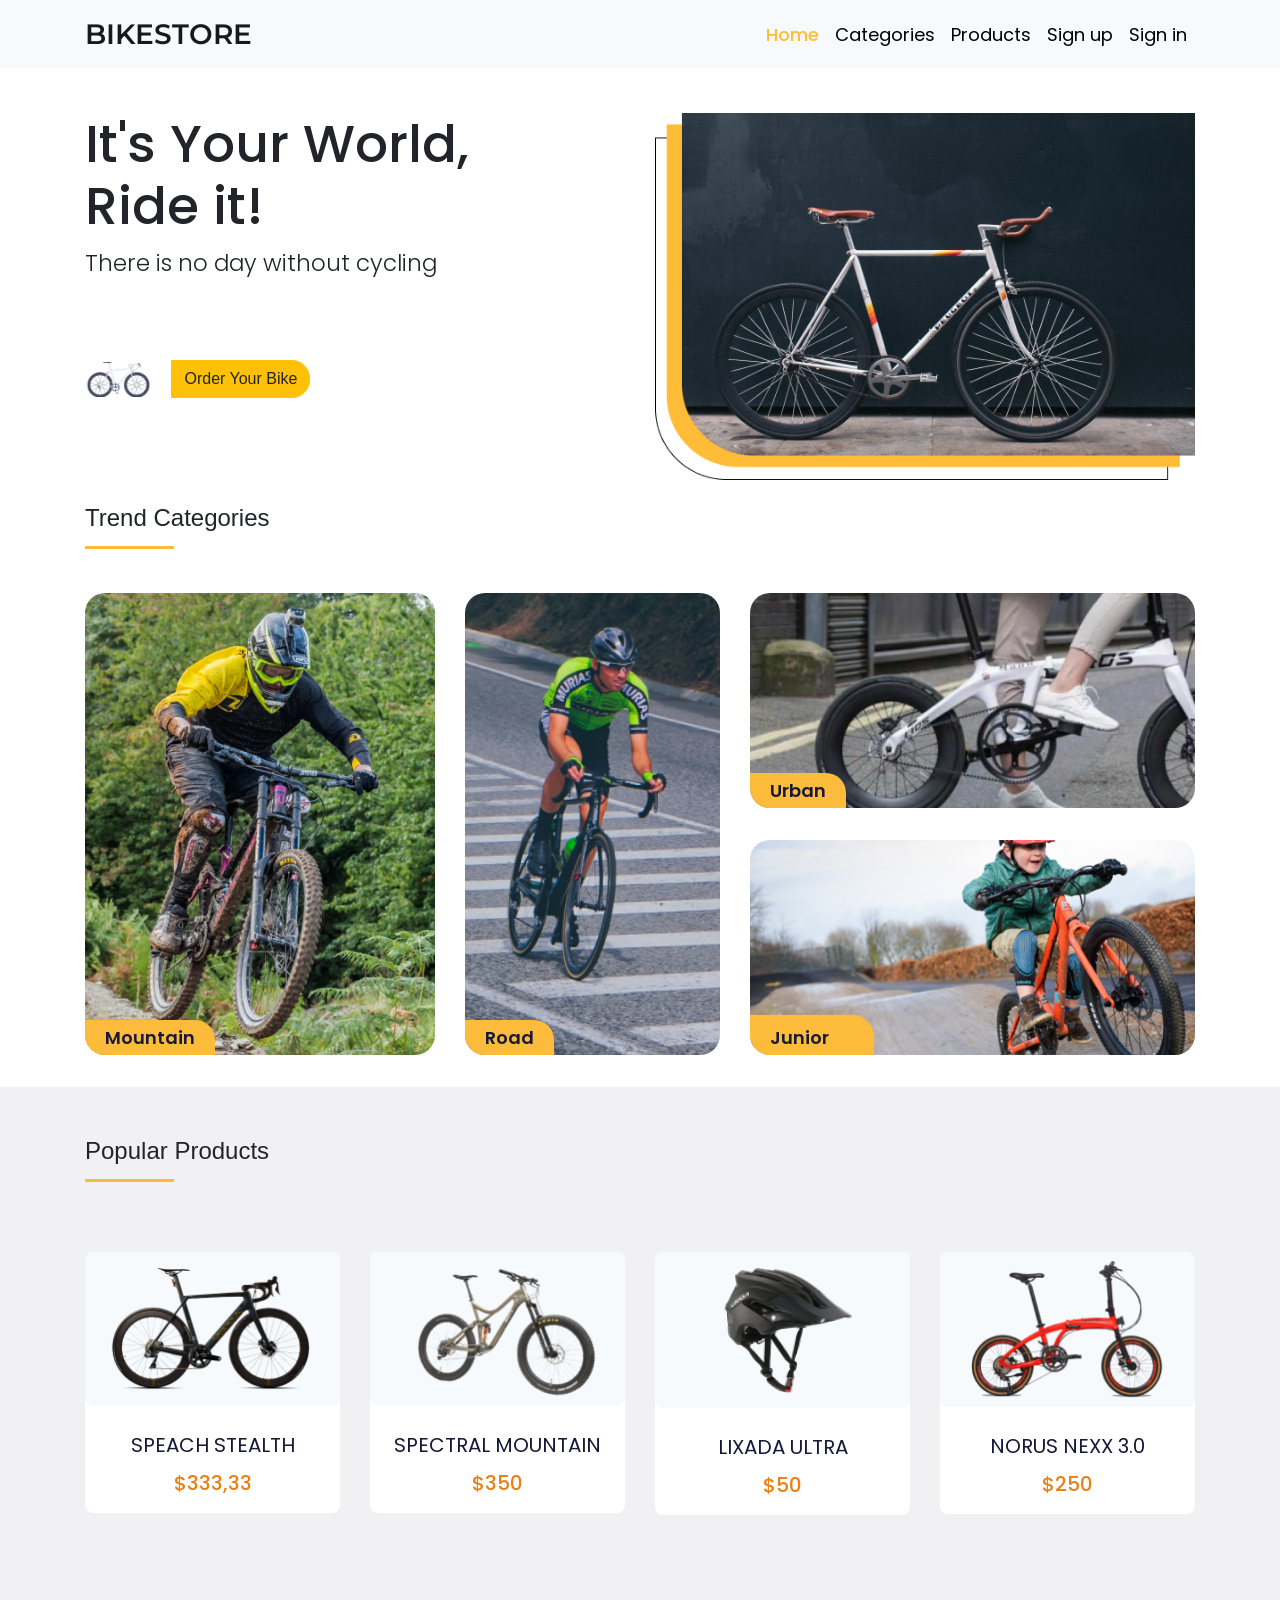
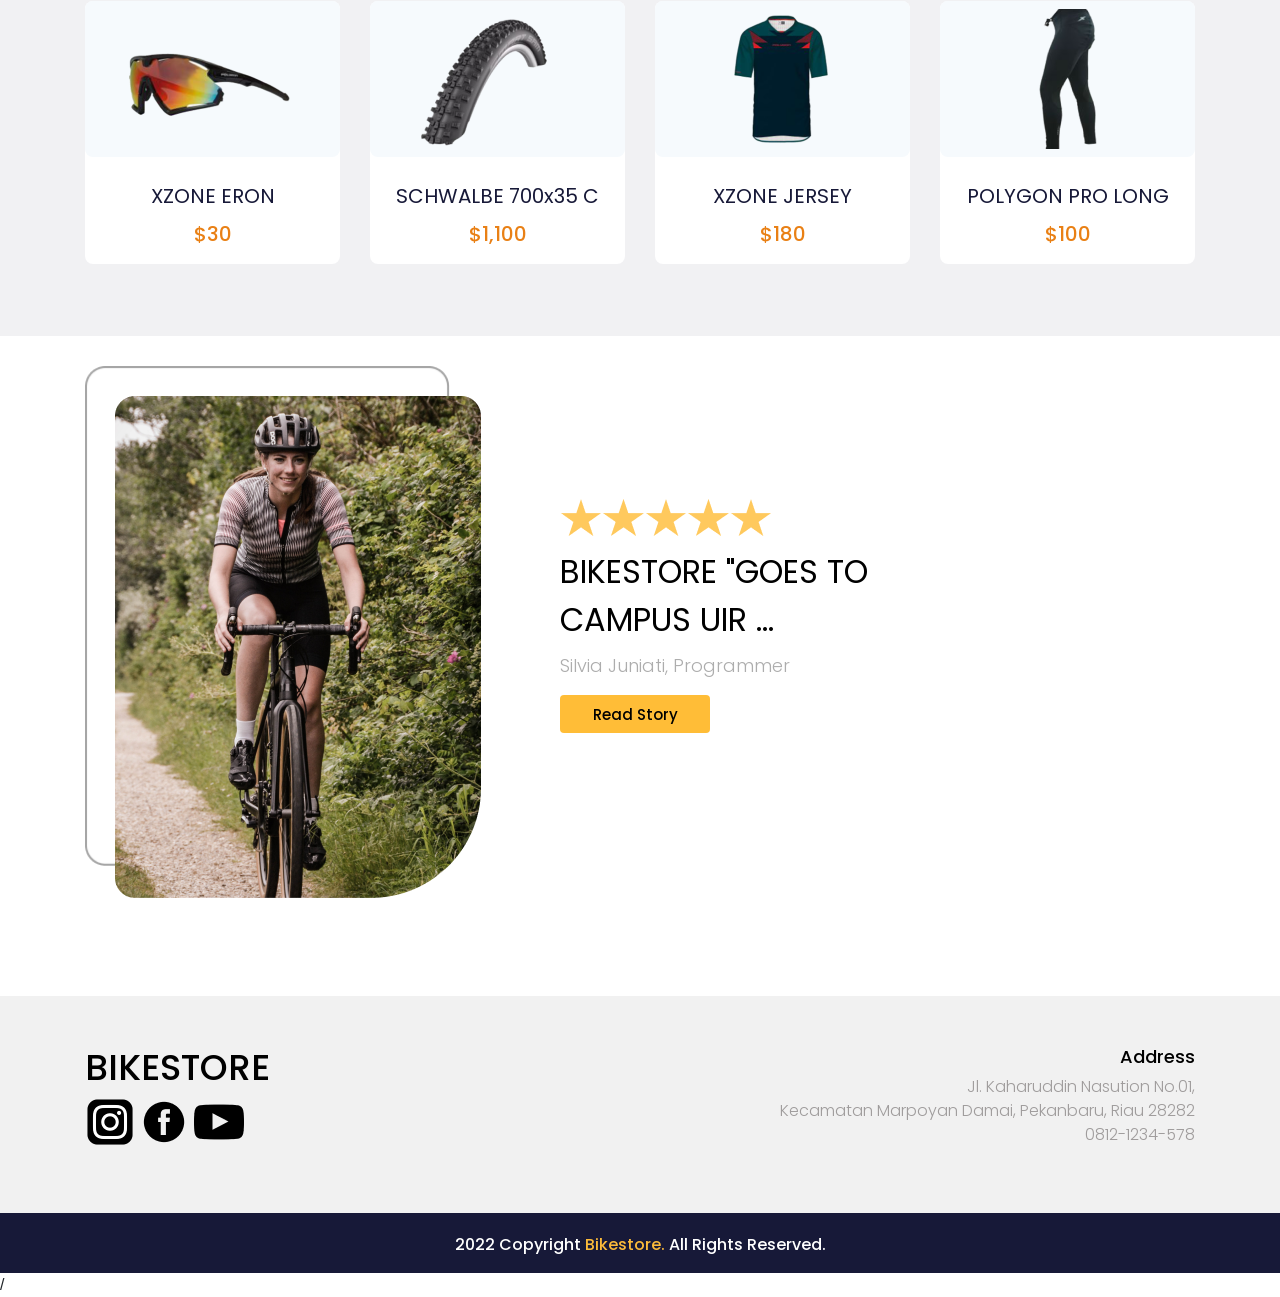
<file: index.html>
<!doctype html>
<html lang="en">
  <head>
    <!-- Required meta tags -->
    <meta charset="utf-8">
    <meta name="viewport" content="width=device-width, initial-scale=1, shrink-to-fit=no">

    <!-- Bootstrap CSS -->
    <link rel="stylesheet" href="frontend/libraries/bootstrap/css/bootstrap.css">
    <!-- My CSS -->
    <link rel="stylesheet" href="frontend/styles/main.css">

    <!-- Google Fonts -->
    <link href="https://fonts.googleapis.com/css2?family=Montserrat:ital,wght@0,100;0,200;0,300;0,400;0,500;0,600;0,700;0,800;1,300;1,500;1,700&family=Poppins:ital,wght@0,100;0,200;0,300;0,400;0,500;0,700;1,600&display=swap" rel="stylesheet">

    <title>Home</title>
  </head>
  <body>
    
    <!-- Header -->
    <header>
      <nav class="navbar navbar-expand-lg bg-light navbar-light">
        <div class="container">
          <a class="navbar-brand" href="#">BIKESTORE</a>
        <button class="navbar-toggler" type="button" data-toggle="collapse" data-target="#navbarNav" aria-controls="navbarNav" aria-expanded="false" aria-label="Toggle navigation">
          <span class="navbar-toggler-icon"></span>
        </button>
        <div class="collapse navbar-collapse" id="navbarNav">
          <ul class="navbar-nav ml-auto">
            <li class="nav-item">
              <a class="nav-link active" href="#">Home</a>
            </li>
            <li class="nav-item">
              <a class="nav-link" href="#">Categories</a>
            </li>
            <li class="nav-item">
              <a class="nav-link" href="detail.html">Products</a>
            </li>
            <li class="nav-item">
              <a class="nav-link" href="#">Sign up</a>
            </li>
            <li class="nav-item">
              <a class="nav-link" href="#">Sign in</a>
            </li>
          </ul>
        </div>
        </div>
      </nav>
    </header>
    <!-- Tutup header -->

    <!-- Hero Section -->
    <section class="hero-section">
      <div class="container">
        <div class="row">
          <div class="col-6">
            <h1>It's Your World, <br> Ride it!</h1>
            <p>There is no day without cycling</p>
            <div class="btn-cta">
              <img src="frontend/img/bicycle-logo.png">
              <a href="detail.html" class="btn btn-warning">Order Your Bike </a>
            </div>
          </div>
          <div class="col-6">
            <img src="frontend/img/banner.png" class="img-fluid">
          </div>
        </div>
      </div>
    </section>
    <!-- Tutup Hero Section -->
    
    <!-- Trend Categories -->
    <section class="categories">
      <div class="container">
        <div class="row">
          <div class="col-12 mt-4">
            <div class="d-flex section-title">
              <h4>Trend</h4>
              <h4>&nbsp;Categories</h4>
            </div>
          </div>
        </div>
        <div class="row mt-4">
          <div class="col-4 component-categories">
            <div class="tag">
              <span>Mountain</span>
            </div>
            <a href="#">
              <div class="categories-thumbnail">
                <div class="categories-img" style="background-image: url(frontend/img/categories-1.png);"></div>
              </div>
            </a>
          </div>
          <div class="col-3 component-categories">
            <div class="tag">
              <span>Road</span>
            </div>
            <a href="#">
              <div class="categories-thumbnail">
                <div class="categories-img" style="background-image: url(frontend/img/categories-2.png);"></div>
              </div>
            </a>
          </div>
          <div class="col-5">
            <div class="row">
              <div class="col-12 component-categories">
                <div class="tag">
                  <span>Urban</span>
                </div>
                <a href="#">
                  <div class="categories-thumbnail-small">
                    <div class="categories-img" style="background-image: url(frontend/img/categories-3.png);"></div>
                  </div>
                </a>
              </div>
              <div class="col-12">
                <div class="tag">
                  <span>Junior</span>
                </div>
                <a href="#">
                  <div class="categories-thumbnail-small">
                    <div class="categories-img" style="background-image: url(frontend/img/categories-4.png);"></div>
                  </div>
                </a>
              </div>
            </div>
          </div>
        </div>
      </div>
    </section>
    <!-- Tutup Trend Categories -->

    <!-- Popular Product -->
    <section class="popular-products">
      <div class="container">
        <div class="row">
          <div class="col-12">
            <div class="d-flex section-title">
              <h4>Popular</h4>
              <h4>&nbsp;Products</h4>
            </div>
          </div>
        </div>
        <div class="row">
          <div class="col-3">
            <a href="#" class="component-products d-block">
              <div class="products-img mb-4">
                <img src="frontend/img/product-1.png" class="img-fluid">
              </div>
              <div class="products-text mb-2">
                SPEACH STEALTH
              </div>
              <div class="products-price">
                $333,33
              </div>
            </a>
          </div>
          <div class="col-3">
            <a href="#" class="component-products d-block">
              <div class="products-img mb-4">
                <img src="frontend/img/product-2.png" class="img-fluid">
              </div>
              <div class="products-text mb-2">
                SPECTRAL MOUNTAIN
              </div>
              <div class="products-price">
                $350
              </div>
            </a>
          </div>
          <div class="col-3">
            <a href="#" class="component-products d-block">
              <div class="products-img mb-4">
                <img src="frontend/img/product-3.png" class="img-fluid" style="padding-left: 2rem;">
              </div>
              <div class="products-text mb-2">
                LIXADA ULTRA
              </div>
              <div class="products-price">
                $50
              </div>
            </a>
          </div>
          <div class="col-3">
            <a href="#" class="component-products d-block">
              <div class="products-img mb-4">
                <img src="frontend/img/product-4.png" class="img-fluid">
              </div>
              <div class="products-text mb-2">
                NORUS NEXX 3.0
              </div>
              <div class="products-price">
                $250
              </div>
            </a>
          </div>
          <div class="col-3">
            <a href="#" class="component-products d-block">
              <div class="products-img mb-4">
                <img src="frontend/img/product-5.png" class="img-fluid ml-3">
              </div>
              <div class="products-text mb-2">
                XZONE ERON
              </div>
              <div class="products-price">
                $30
              </div>
            </a>
          </div>
          <div class="col-3">
            <a href="#" class="component-products d-block">
              <div class="products-img mb-4">
                <img src="frontend/img/product-6.png" class="img-fluid" style="padding-left: 2rem;">
              </div>
              <div class="products-text mb-2">
                SCHWALBE 700x35 C
              </div>
              <div class="products-price">
                $1,100
              </div>
            </a>
          </div>
          <div class="col-3">
            <a href="#" class="component-products d-block">
              <div class="products-img mb-4">
                <img src="frontend/img/product-7.png" class="img-fluid" style="padding-left: 3.3rem;">
              </div>
              <div class="products-text mb-2">
                XZONE JERSEY
              </div>
              <div class="products-price">
                $180
              </div>
            </a>
          </div>
          <div class="col-3">
            <a href="#" class="component-products d-block">
              <div class="products-img mb-4">
                <img src="frontend/img/product-8.png" class="img-fluid" style="padding-left: 4rem;">
              </div>
              <div class="products-text mb-2">
                POLYGON PRO LONG
              </div>
              <div class="products-price">
                $100
              </div>
            </a>
          </div>
        </div>
      </div>
    </section>
    <!-- Tutup Popular Product -->

    <!-- Testimonial -->
    <section class="testimonial">
      <div class="container">
        <div class="row">
          <div class="col-4">
            <div class="testimonial-hero">
              <img src="frontend/img/testimonial-img.png" class="testimonial-img">
              <img src="frontend/img/Testimonial-frame.png" class="testimonial-frame">
            </div>
          </div>
          <div class="col-1"></div>
          <div class="col-7 my-auto">
            <div class="stars">
              <img src="frontend/img/Stars.png">
            </div>
            <h2 class="testimonial-text">BIKESTORE "GOES TO <br> CAMPUS UIR ...</h2>
            <p class="testimonial-name">Silvia Juniati, Programmer</p>
            <a href="#" class="btn btn-testimonial">Read Story</a>
          </div>
        </div>
      </div>
    </section>
    <!-- Tutup Testimonial -->

    <!-- Footer -->
    <section>
      <div class="footer">
        <div class="container">
          <div class="row">
            <div class="col-6">
              <h2>Bikestore</h2>
              <a href="#">
                <img src="frontend/img/ig.png">
              </a>
              <a href="#">
                <img src="frontend/img/fb.png">
              </a>
              <a href="#">
                <img src="frontend/img/yt.png">
              </a>
            </div>
            <div class="col-6 text-right">
              <h5>Address</h5>
              <p>Jl. Kaharuddin Nasution No.01, <br>
                Kecamatan Marpoyan Damai, Pekanbaru, Riau 28282 <br>
                0812-1234-578</p>
            </div>
          </div>
        </div>
      </div>
      <div class="footer-small my-auto">
        <div class="row">
          <div class="col-12">
            <p>2022 Copyright <a href="#">Bikestore.</a> All Rights Reserved.</p>
          </div>
        </div>
      </div>
    </section>
    <!-- Tutup Footer -->


    <!-- Option 1: jQuery and Bootstrap Bundle (includes Popper) -->
    <script src="https://cdn.jsdelivr.net/npm/jquery@3.5.1/dist/jquery.slim.min.js" integrity="sha384-DfXdz2htPH0lsSSs5nCTpuj/zy4C+OGpamoFVy38MVBnE+IbbVYUew+OrCXaRkfj" crossorigin="anonymous"></script>
    <script src="frontend/libraries/bootstrap/js/bootstrap.js"></script>

    
  </body>
</html>/
</file>
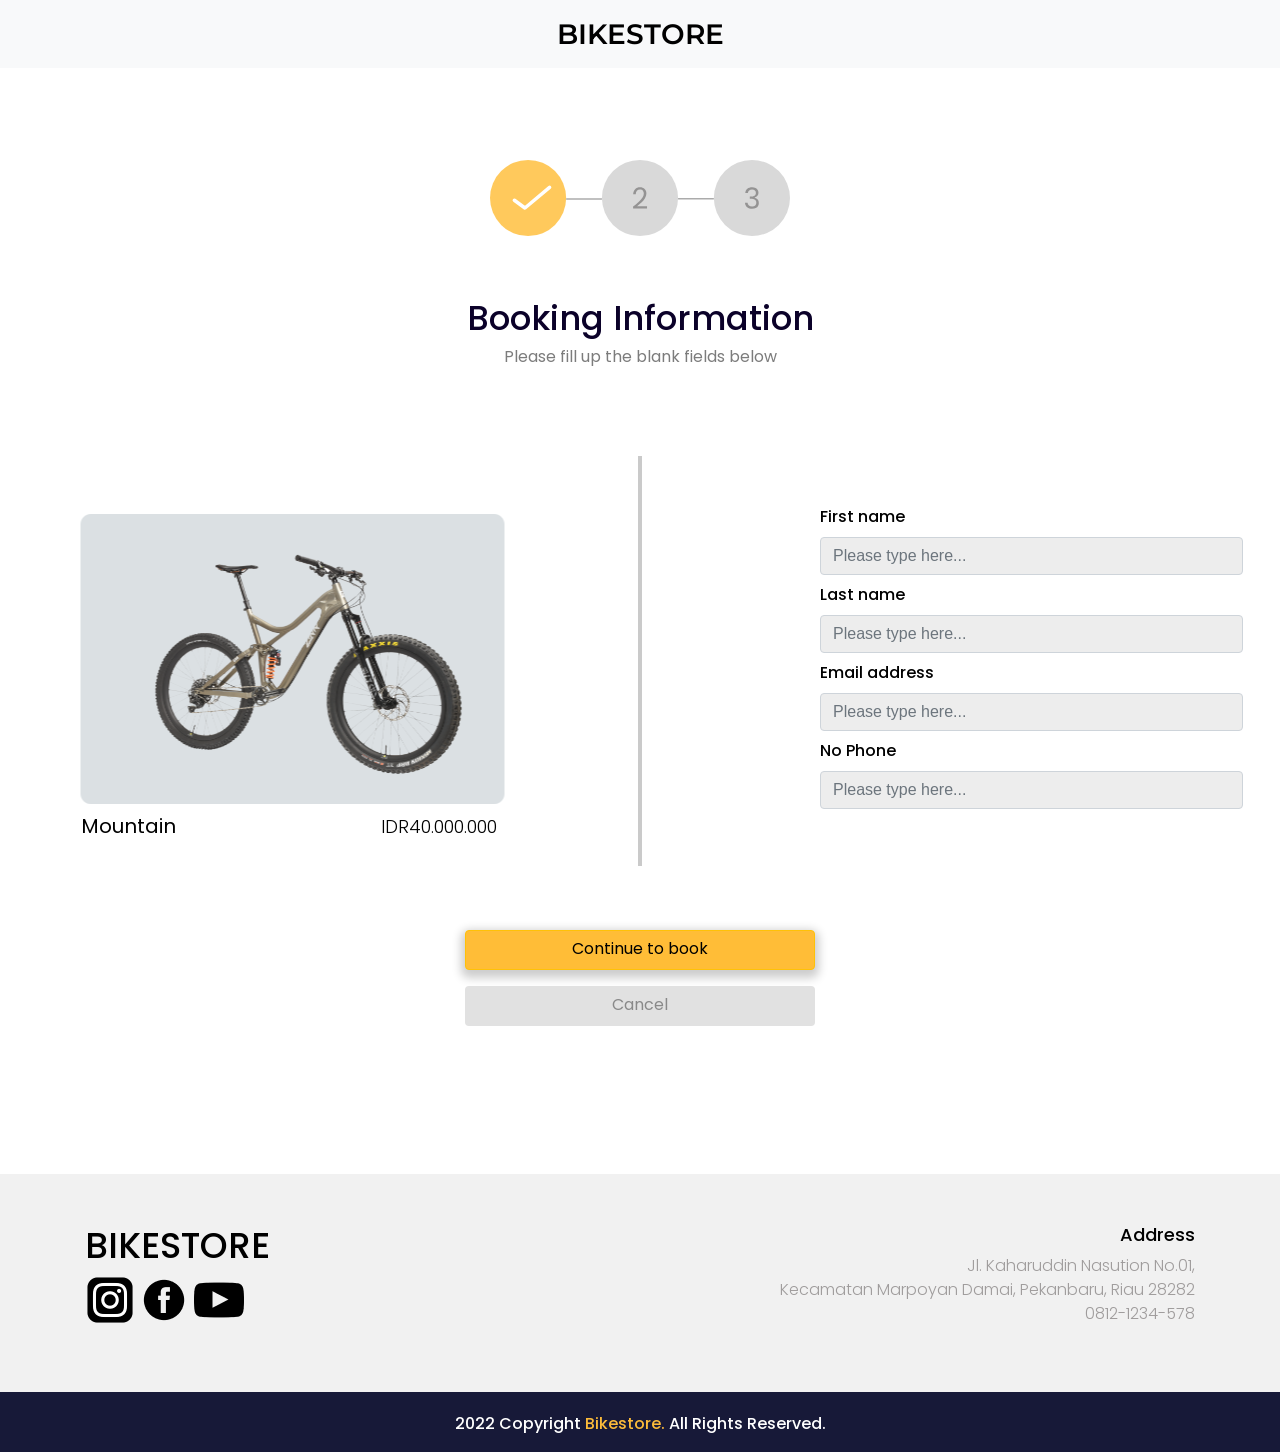
<file: bookingpage.html>
<!doctype html>
<html lang="en">
  <head>
    <!-- Required meta tags -->
    <meta charset="utf-8">
    <meta name="viewport" content="width=device-width, initial-scale=1, shrink-to-fit=no">

    <!-- Bootstrap CSS -->
    <link rel="stylesheet" href="frontend/libraries/bootstrap/css/bootstrap.css">
    <!-- My Css -->
    <link rel="stylesheet" href="frontend/styles/Bookingpage.css">

    <!-- Google Font -->
    <link href="https://fonts.googleapis.com/css2?family=Montserrat:ital,wght@0,100;0,200;0,300;0,400;0,500;0,600;0,700;0,800;1,300;1,500;1,700&family=Poppins:ital,wght@0,100;0,200;0,300;0,400;0,500;0,700;1,600&display=swap" rel="stylesheet">

    <title>Booking Page</title>
  </head>
  <body>
    
    <!-- Header -->
    </div>
    <nav class="navbar bg-light">
        <div class="container">
            <a class="navbar-brand mx-auto" href="index.html">BIKESTORE</a>
        </div>
    </nav>
    <!-- Tutup Header -->
    
    <div class="booking-icon">
        <img class="mx-auto d-block" src="frontend/img/Booking-step-1.svg" style="width: 300px; height: 300px;">
    </div>

    <!-- Booking Information -->
    <div class="head">
        <div class="container">
            <h5 class="Booking-information" style="text-align: center;">Booking Information</h5>
            <h3 style="text-align: center;">Please fill up the blank fields below</h3>
        </div>
    </div>
 
    <div class="book">
        <div class="container">
            <div class="left">
                <div class="product-booking">
                    <img src="frontend/img/Booking-product.svg">
                </div>
                <div class="product-name">
                    <h5>Mountain <span class="product-price"> IDR40.000.000</span></h5>
                </div>
            </div>
        </div>
        <div class="garis_vertical mx-auto d-flex"></div>
        <div class="right form-text">
            <div class="form-group">
                <label for="name">First name</label>
                <input class="form-control" type="text" id="name" placeholder="Please type here...">
                <label class="mt-2" for="lastname">Last name</label>
                <input class="form-control" type="text" id="lastname" placeholder="Please type here...">
                <label class="mt-2" for="email">Email address</label>
                <input class="form-control" type="text" id="email" placeholder="Please type here...">
                <label class="mt-2" for="nophone">No Phone</label>
                <input class="form-control" type="text" id="nophone" placeholder="Please type here...">
            </div>
        </div>
    </div>

    <br><br><br><br><br><br><br><br><br><br><br><br><br>

    <center>
        <a href="bookingpage2.html" class="btn btn-warning" type="button">Continue to book</a>
        <br>
        <a href="detail.html" class="btn btn-cancel mt-3" type="button">Cancel</a>
    </center>
    <!-- Tutup Booking Information -->


    <br>
    <br>

    <!-- Footer -->
    <section>
        <div class="footer">
          <div class="container">
            <div class="row">
              <div class="col-6">
                <h2>Bikestore</h2>
                <a href="#">
                  <img src="frontend/img/ig.png">
                </a>
                <a href="#">
                  <img src="frontend/img/fb.png">
                </a>
                <a href="#">
                  <img src="frontend/img/yt.png">
                </a>
              </div>
              <div class="col-6 text-right">
                <h5>Address</h5>
                <p>Jl. Kaharuddin Nasution No.01, <br>
                  Kecamatan Marpoyan Damai, Pekanbaru, Riau 28282 <br>
                  0812-1234-578</p>
              </div>
            </div>
          </div>
        </div>
        <div class="footer-small my-auto">
          <div class="row">
            <div class="col-12">
              <p>2022 Copyright <a href="#">Bikestore.</a> All Rights Reserved.</p>
            </div>
          </div>
        </div>
      </section>
      <!-- Tutup Footer -->


    



    <!-- Option 1: jQuery and Bootstrap Bundle (includes Popper) -->
    <script src="https://cdn.jsdelivr.net/npm/jquery@3.5.1/dist/jquery.slim.min.js" integrity="sha384-DfXdz2htPH0lsSSs5nCTpuj/zy4C+OGpamoFVy38MVBnE+IbbVYUew+OrCXaRkfj" crossorigin="anonymous"></script>
    <script src="frontend/libraries/bootstrap/js/bootstrap.js"></script>


  </body>
</html>
</file>
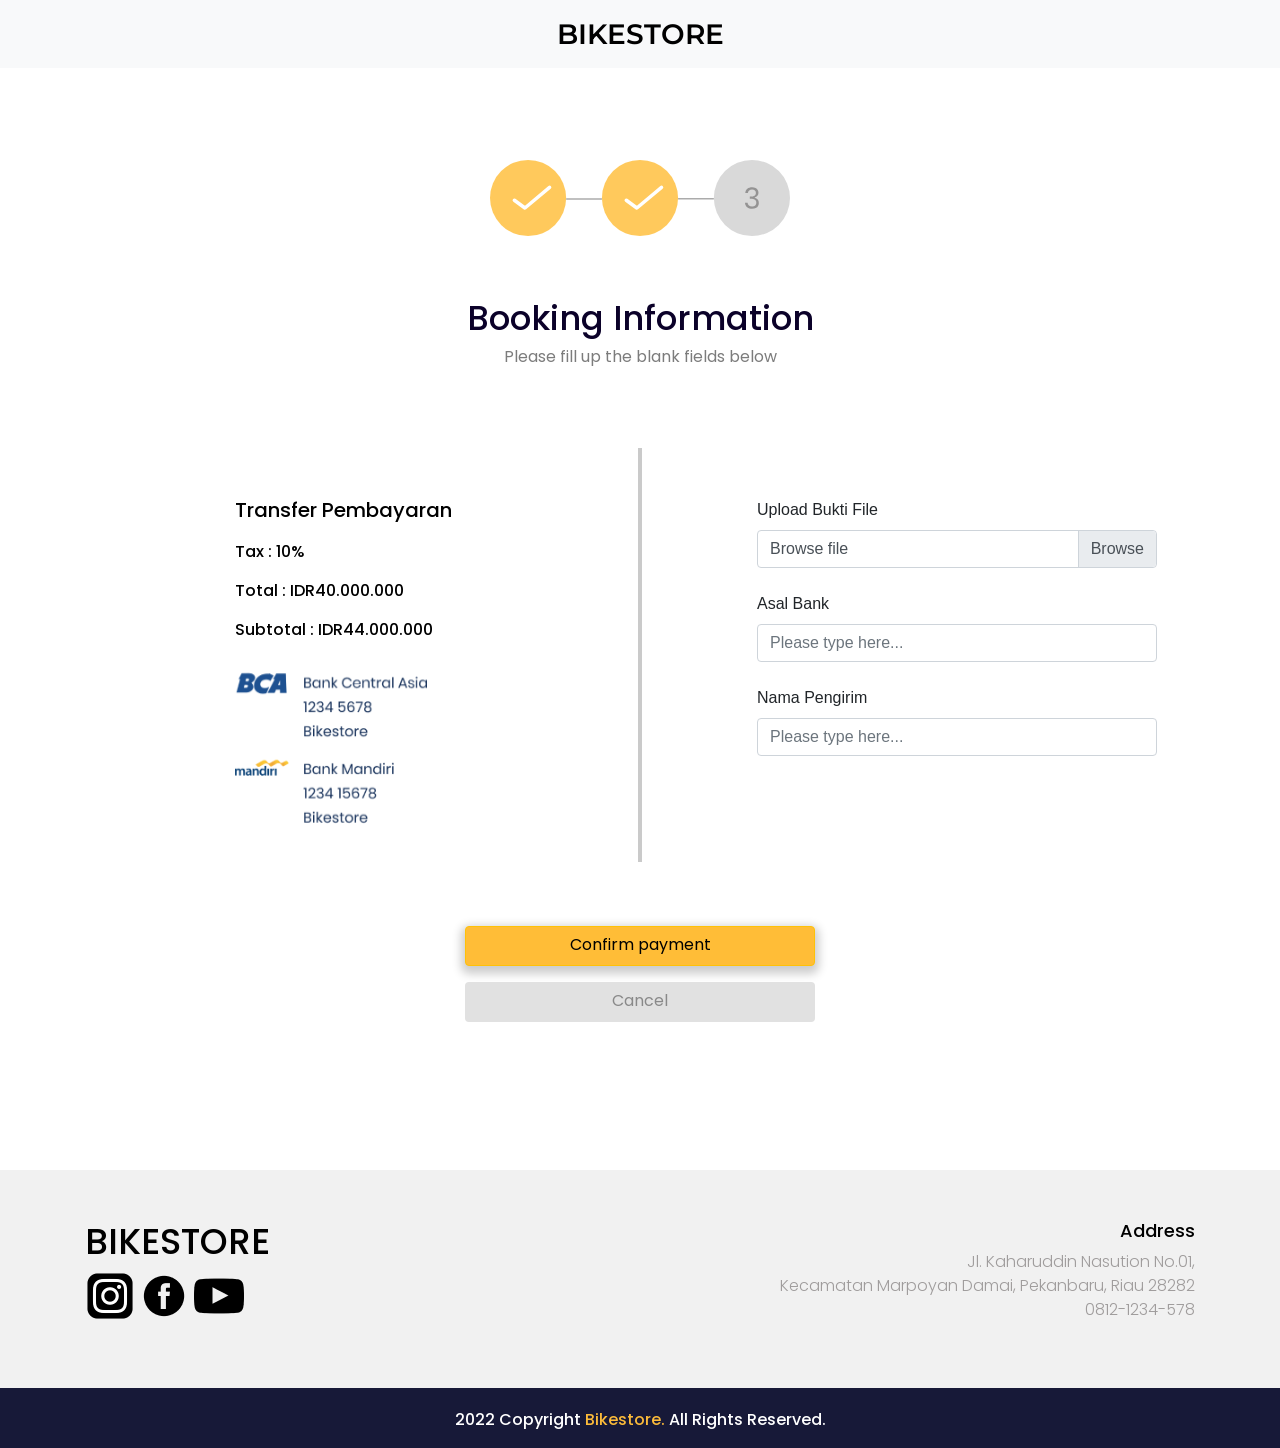
<file: bookingpage2.html>
<!doctype html>
<html lang="en">
  <head>
    <!-- Required meta tags -->
    <meta charset="utf-8">
    <meta name="viewport" content="width=device-width, initial-scale=1, shrink-to-fit=no">

    <!-- Bootstrap CSS -->
    <link rel="stylesheet" href="frontend/libraries/bootstrap/css/bootstrap.css">
    <!-- My Css -->
    <link rel="stylesheet" href="frontend/styles/Booking_page_2.css">

    <!-- Google Font -->
    <link href="https://fonts.googleapis.com/css2?family=Montserrat:ital,wght@0,100;0,200;0,300;0,400;0,500;0,600;0,700;0,800;1,300;1,500;1,700&family=Poppins:ital,wght@0,100;0,200;0,300;0,400;0,500;0,700;1,600&display=swap" rel="stylesheet">

    <title>Booking Page</title>
  </head>
  <body>
    
    <!-- Header -->
    </div>
    <nav class="navbar bg-light">
        <div class="container">
            <a class="navbar-brand mx-auto" href="index.html">BIKESTORE</a>
        </div>
    </nav>
    <!-- Tutup Header -->

    <!-- Booking Information -->
    <div class="booking-icon">
        <img class="mx-auto d-block" src="frontend/img/Booking-step-2.svg" style="width: 300px; height: 300px;">
    </div>

    <div class="head">
        <div class="container">
            <h5 class="Booking-information" style="text-align: center;">Booking Information</h5>
            <h3 style="text-align: center;">Please fill up the blank fields below</h3>
        </div>
    </div>

    <br>
    <div class="vertical">
        <div class="container">
            <div class="kiri">
                <div class="info-kiri" style="text-align: left;">
                    <h4>Transfer Pembayaran</h4>
                    <h5>Tax : 10%</h5>
                    <h5>Total : IDR40.000.000</h5>
                    <h5>Subtotal : IDR44.000.000</h5>
                    <img src="frontend/img/Bank.svg" class="img-fluid">
                </div>
            </div>
        </div>
        <!-- membuat garis -->
        <hr class="garis_vertikal"/>
        <!-- File input -->
        <div class="container">
            <div class="info-kanan">
                <!-- Upload Bukit -->
                <div class="Bukti-file">
                    <label>Upload Bukti File</label>
                    <div class="custom-file">
                        <input type="file" id="myfile" class="custom-file-input">
                        <label class="custom-file-label" for="myfile" style="width: 400px;">Browse file</label>
                    </div>
                </div>
                <!-- Asal Bank -->
                <div class="form-group mt-4">
                    <label for="asal">Asal Bank</label>
                    <input class="form-control" type="text" id="asal" placeholder="Please type here..." style="width: 400px;">
                </div>
                <!-- Nama Pengirim -->
                <div class="form-group mt-4">
                    <label for="nama">Nama Pengirim</label>
                    <input class="form-control" type="text" id="nama" placeholder="Please type here..." style="width: 400px;">
                </div>
            </div>
        </div>
    </div>

    <br>
    <!-- Button -->
    <center>
        <a href="bookingpage3.html" class="btn btn-warning mt-4" type="button">Confirm payment</a>
        <br>
        <a href="bookingpage.html" class="btn btn-cancel mt-3" type="button">Cancel</a>
    </center>

    <!-- Tutup Booking Information -->


    <br>
    <br>

    <!-- Footer -->
    <section>
        <div class="footer">
          <div class="container">
            <div class="row">
              <div class="col-6">
                <h2>Bikestore</h2>
                <a href="#">
                  <img src="frontend/img/ig.png">
                </a>
                <a href="#">
                  <img src="frontend/img/fb.png">
                </a>
                <a href="#">
                  <img src="frontend/img/yt.png">
                </a>
              </div>
              <div class="col-6 text-right">
                <h5>Address</h5>
                <p>Jl. Kaharuddin Nasution No.01, <br>
                  Kecamatan Marpoyan Damai, Pekanbaru, Riau 28282 <br>
                  0812-1234-578</p>
              </div>
            </div>
          </div>
        </div>
        <div class="footer-small my-auto">
          <div class="row">
            <div class="col-12">
              <p>2022 Copyright <a href="#">Bikestore.</a> All Rights Reserved.</p>
            </div>
          </div>
        </div>
      </section>
      <!-- Tutup Footer -->
        
    <!-- Option 1: jQuery and Bootstrap Bundle (includes Popper) -->
    <script src="https://cdn.jsdelivr.net/npm/jquery@3.5.1/dist/jquery.slim.min.js" integrity="sha384-DfXdz2htPH0lsSSs5nCTpuj/zy4C+OGpamoFVy38MVBnE+IbbVYUew+OrCXaRkfj" crossorigin="anonymous"></script>
    <script src="frontend/libraries/bootstrap/js/bootstrap.js"></script>


  </body>
</html>
</file>
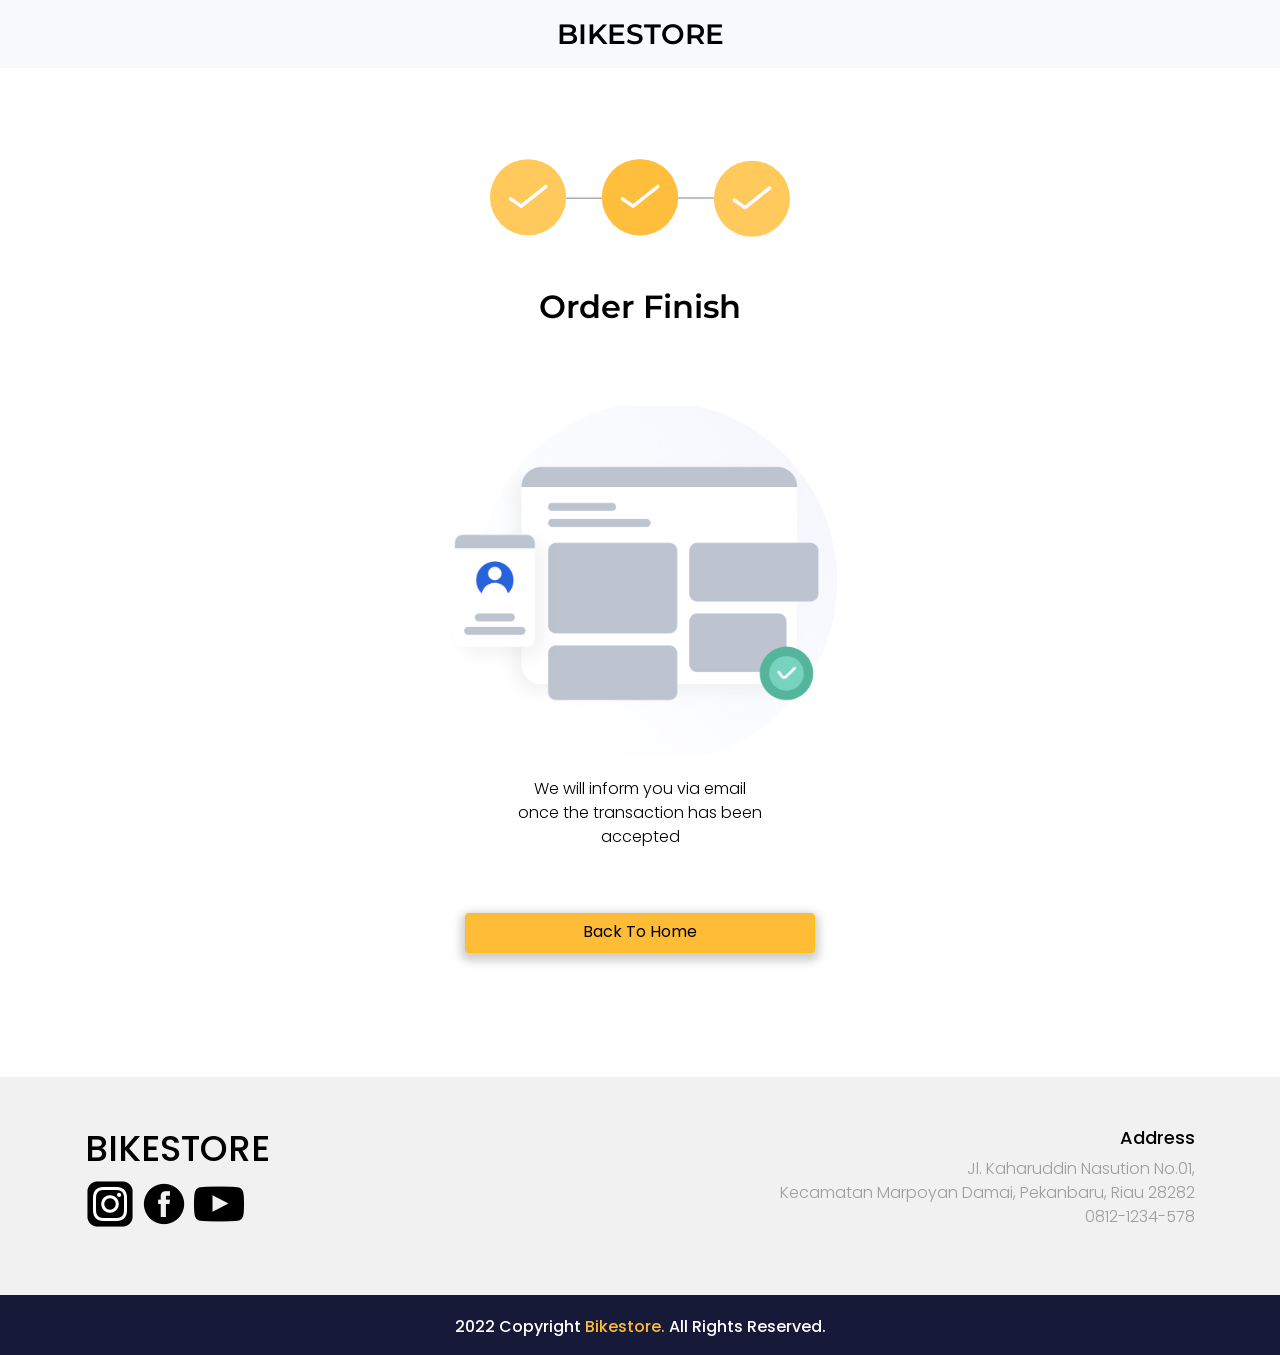
<file: bookingpage3.html>
<!doctype html>
<html lang="en">
  <head>
    <!-- Required meta tags -->
    <meta charset="utf-8">
    <meta name="viewport" content="width=device-width, initial-scale=1, shrink-to-fit=no">

    <!-- Bootstrap CSS -->
    <link rel="stylesheet" href="frontend/libraries/bootstrap/css/bootstrap.css">
    <!-- My Css -->
    <link rel="stylesheet" href="frontend/styles/Booking_page_3.css">

    <!-- Google Font -->
    <link href="https://fonts.googleapis.com/css2?family=Montserrat:ital,wght@0,100;0,200;0,300;0,400;0,500;0,600;0,700;0,800;1,300;1,500;1,700&family=Poppins:ital,wght@0,100;0,200;0,300;0,400;0,500;0,700;1,600&display=swap" rel="stylesheet">

    <title>Booking Page</title>
  </head>
  <body>
    
    <!-- Header -->
    </div>
    <nav class="navbar bg-light">
        <div class="container">
            <a class="navbar-brand mx-auto" href="index.html">BIKESTORE</a>
        </div>
    </nav>
    <!-- Tutup Header -->

    <!-- Order Finish -->
    <center>
        <div class="booking-icon">
            <img class="mx-auto d-block" src="frontend/img/Booking-step-3.svg" style="width: 300px; height: 300px;">
        </div>
        <div class="finish">
            <h5>Order Finish</h5>
            <br>
            <img src="frontend/img/Icon-succes.svg" class="img-fluid mt-5">
            <br>
            <p>We will inform you via email <br>
                once the transaction has been <br>
                accepted</p>
            <br>
            <a href="index.html" class="btn btn-warning mt-4" type="button">Back To Home</a>
        </div>
    </center>
    <!-- Tutup Order Finish -->

    <br>

    <!-- Footer -->
    <section>
        <div class="footer">
          <div class="container">
            <div class="row">
              <div class="col-6">
                <h2>Bikestore</h2>
                <a href="#">
                  <img src="frontend/img/ig.png">
                </a>
                <a href="#">
                  <img src="frontend/img/fb.png">
                </a>
                <a href="#">
                  <img src="frontend/img/yt.png">
                </a>
              </div>
              <div class="col-6 text-right">
                <h5>Address</h5>
                <p>Jl. Kaharuddin Nasution No.01, <br>
                  Kecamatan Marpoyan Damai, Pekanbaru, Riau 28282 <br>
                  0812-1234-578</p>
              </div>
            </div>
          </div>
        </div>
        <div class="footer-small my-auto">
          <div class="row">
            <div class="col-12">
              <p>2022 Copyright <a href="#">Bikestore.</a> All Rights Reserved.</p>
            </div>
          </div>
        </div>
      </section>
      <!-- Tutup Footer -->


  
        
    <!-- Option 1: jQuery and Bootstrap Bundle (includes Popper) -->
    <script src="https://cdn.jsdelivr.net/npm/jquery@3.5.1/dist/jquery.slim.min.js" integrity="sha384-DfXdz2htPH0lsSSs5nCTpuj/zy4C+OGpamoFVy38MVBnE+IbbVYUew+OrCXaRkfj" crossorigin="anonymous"></script>
    <script src="frontend/libraries/bootstrap/js/bootstrap.js"></script>


  </body>
</html>
</file>
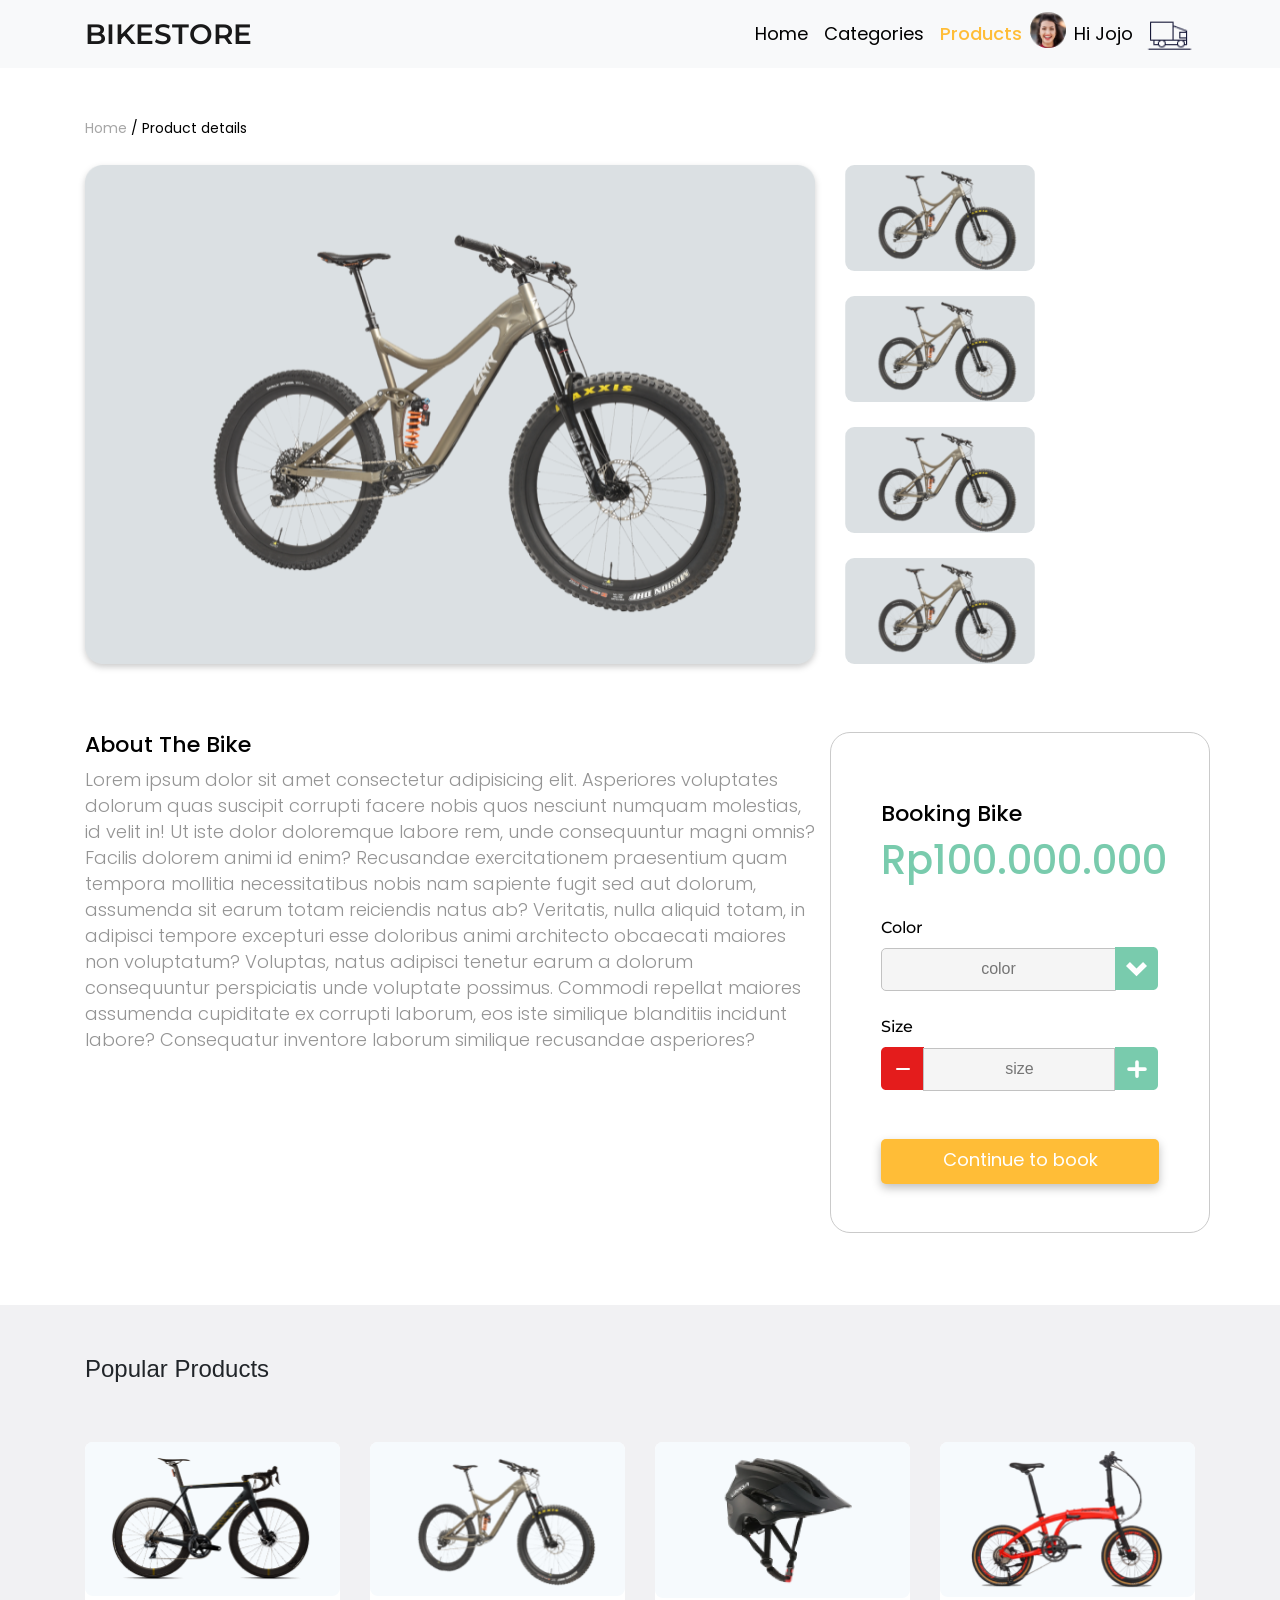
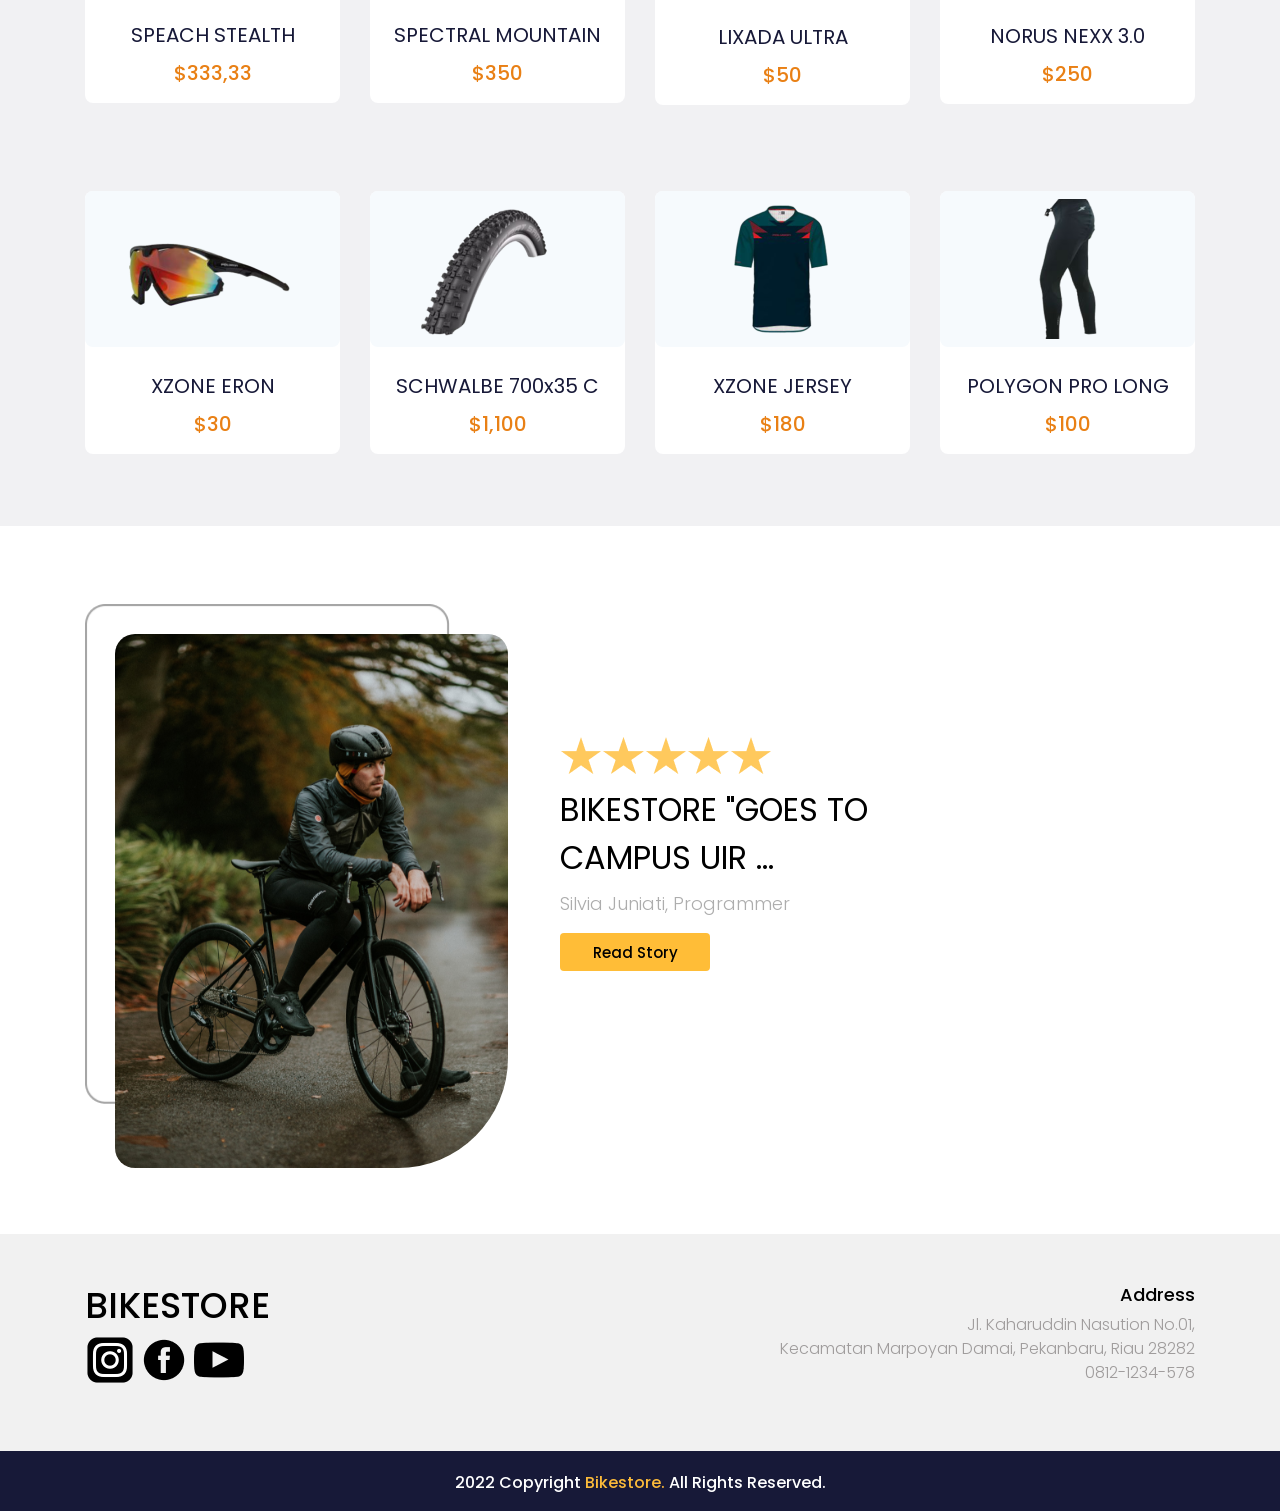
<file: detail.html>
<!doctype html>
<html lang="en">
  <head>
    <!-- Required meta tags -->
    <meta charset="utf-8">
    <meta name="viewport" content="width=device-width, initial-scale=1, shrink-to-fit=no">

    <!-- Bootstrap CSS -->
    <link rel="stylesheet" href="frontend/libraries/bootstrap/css/bootstrap.css">
    <!-- My Css -->
    <link rel="stylesheet" href="frontend/styles/detail.css">

    <!-- Google Font -->
    <link href="https://fonts.googleapis.com/css2?family=Montserrat:ital,wght@0,100;0,200;0,300;0,400;0,500;0,600;0,700;0,800;1,300;1,500;1,700&family=Poppins:ital,wght@0,100;0,200;0,300;0,400;0,500;0,700;1,600&display=swap" rel="stylesheet">

    <title>Detail Pages</title>
  </head>
  <body>

    <!-- Header -->
    <header>
        <nav class="navbar navbar-expand-lg bg-light navbar-light">
          <div class="container">
            <a class="navbar-brand" href="index.html">BIKESTORE</a>
          <button class="navbar-toggler" type="button" data-toggle="collapse" data-target="#navbarNav" aria-controls="navbarNav" aria-expanded="false" aria-label="Toggle navigation">
            <span class="navbar-toggler-icon"></span>
          </button>
          <div class="collapse navbar-collapse" id="navbarNav">
            <ul class="navbar-nav ml-auto">
              <li class="nav-item">
                <a class="nav-link" href="index.html">Home</a>
              </li>
              <li class="nav-item">
                <a class="nav-link" href="#">Categories</a>
              </li>
              <li class="nav-item">
                <a class="nav-link active" href="#">Products</a>
              </li>
              <li class="nav-item">
                <img src="frontend/img/user.png" >
              </li>
              <li class="nav-item">
                <a class="nav-link" href="#">Hi Jojo</a>
              </li>
              <li class="nav-item">
                <img src="frontend/img/cart.png">
              </li>
            </ul>
          </div>
          </div>
        </nav>

        <br><br>
        <div class="container">
            <div class="head-small-index">
                <a href="index.html">Home</a> <span> / Product details</span>
            </div>
        </div>
    </header>
      <!-- Tutup header -->

      <!-- Product Image -->
    <section class="product-image">
        <div class="container">
            <div class="row">
                <div class="col-8">
                    <div class="product-img">
                        <img src="frontend/img/Product.svg" class="product-img-lg img-fluid">
                    </div>
                </div>
                <div class="col-2">
                    <div class="product-img-small">
                        <img src="frontend/img/product-detail-small.svg" class="product-img-sm">
                    </div>
                    <div class="product-img-small">
                        <img src="frontend/img/product-detail-small.svg" class="product-img-sm">
                    </div>
                    <div class="product-img-small">
                        <img src="frontend/img/product-detail-small.svg" class="product-img-sm">
                    </div>
                    <div class="product-img-small">
                        <img src="frontend/img/product-detail-small.svg" class="product-img-sm">
                    </div>
                </div>
            </div>
        </div>
    </section>
      <!-- Tutup Product Image -->

      <!-- About the bike -->
    <section>
        <div class="about">
            <div class="container">
                <div class="row">
                    <div class="col-8">
                        <h5>About The Bike</h5>
                        <p>Lorem ipsum dolor sit amet consectetur adipisicing elit. Asperiores voluptates dolorum quas suscipit corrupti facere nobis quos nesciunt numquam molestias, id velit in! Ut iste dolor doloremque labore rem, unde consequuntur magni omnis? Facilis dolorem animi id enim? Recusandae exercitationem praesentium quam tempora mollitia necessitatibus nobis nam sapiente fugit sed aut dolorum, assumenda sit earum totam reiciendis natus ab? Veritatis, nulla aliquid totam, in adipisci tempore excepturi esse doloribus animi architecto obcaecati maiores non voluptatum? Voluptas, natus adipisci tenetur earum a dolorum consequuntur perspiciatis unde voluptate possimus. Commodi repellat maiores assumenda cupiditate ex corrupti laborum, eos iste similique blanditiis incidunt labore? Consequatur inventore laborum similique recusandae asperiores?</p>
                    </div>
                    <div class="col-4 booking-bike">
                        <div class="container" style="padding-left: 35px;">
                            <h5>Booking Bike</h5>
                            <h1 class="product-price">Rp100.000.000</h1>
                            <br>
                            <div class="color">
                                <label for="color" class="color-bike">Color</label>
                                <br>
                                <input class="color-input" type="text" id="color" placeholder="color">
                                <img class="color-dropdown" src="frontend/img/dropdown.svg">
                            </div>
                            <br>
                            <div class="size">
                                <label for="size-bike" class="size-bike">Size</label>
                                <br>
                                <img class="size-reduce" src="frontend/img/reduce.svg">
                                <input class="size-input" type="text" id="size-input" placeholder="size">
                                <img class="size-add" src="frontend/img/add.svg">
                            </div>
                            <br>
                            <br>
                            <a href="bookingpage.html" class="btn btn-continue" type="button">Continue to book</a>
                            <br>
                            <br>
                            <br>
                        </div>
                    </div>
                </div>
            </div>
        </div>
    </section>
      <!-- Tutup About -->

      <br>
      <br><br>

      <!-- Popular Product -->
    <section class="popular-products">
        <div class="container">
          <div class="row">
            <div class="col-12">
              <div class="d-flex section-title">
                <h4>Popular</h4>
                <h4>&nbsp;Products</h4>
              </div>
            </div>
          </div>
          <div class="row">
            <div class="col-3">
              <a href="#" class="component-products d-block">
                <div class="products-img mb-4">
                  <img src="frontend/img/product-1.png" class="img-fluid">
                </div>
                <div class="products-text mb-2">
                  SPEACH STEALTH
                </div>
                <div class="products-price">
                  $333,33
                </div>
              </a>
            </div>
            <div class="col-3">
              <a href="#" class="component-products d-block">
                <div class="products-img mb-4">
                  <img src="frontend/img/product-2.png" class="img-fluid">
                </div>
                <div class="products-text mb-2">
                  SPECTRAL MOUNTAIN
                </div>
                <div class="products-price">
                  $350
                </div>
              </a>
            </div>
            <div class="col-3">
              <a href="#" class="component-products d-block">
                <div class="products-img mb-4">
                  <img src="frontend/img/product-3.png" class="img-fluid" style="padding-left: 2rem;">
                </div>
                <div class="products-text mb-2">
                  LIXADA ULTRA
                </div>
                <div class="products-price">
                  $50
                </div>
              </a>
            </div>
            <div class="col-3">
              <a href="#" class="component-products d-block">
                <div class="products-img mb-4">
                  <img src="frontend/img/product-4.png" class="img-fluid">
                </div>
                <div class="products-text mb-2">
                  NORUS NEXX 3.0
                </div>
                <div class="products-price">
                  $250
                </div>
              </a>
            </div>
            <div class="col-3">
              <a href="#" class="component-products d-block">
                <div class="products-img mb-4">
                  <img src="frontend/img/product-5.png" class="img-fluid ml-3">
                </div>
                <div class="products-text mb-2">
                  XZONE ERON
                </div>
                <div class="products-price">
                  $30
                </div>
              </a>
            </div>
            <div class="col-3">
              <a href="#" class="component-products d-block">
                <div class="products-img mb-4">
                  <img src="frontend/img/product-6.png" class="img-fluid" style="padding-left: 2rem;">
                </div>
                <div class="products-text mb-2">
                  SCHWALBE 700x35 C
                </div>
                <div class="products-price">
                  $1,100
                </div>
              </a>
            </div>
            <div class="col-3">
              <a href="#" class="component-products d-block">
                <div class="products-img mb-4">
                  <img src="frontend/img/product-7.png" class="img-fluid" style="padding-left: 3.3rem;">
                </div>
                <div class="products-text mb-2">
                  XZONE JERSEY
                </div>
                <div class="products-price">
                  $180
                </div>
              </a>
            </div>
            <div class="col-3">
              <a href="#" class="component-products d-block">
                <div class="products-img mb-4">
                  <img src="frontend/img/product-8.png" class="img-fluid" style="padding-left: 4rem;">
                </div>
                <div class="products-text mb-2">
                  POLYGON PRO LONG
                </div>
                <div class="products-price">
                  $100
                </div>
              </a>
            </div>
          </div>
        </div>
    </section>
      <!-- Tutup Popular Product -->

      <!-- Testimonial -->
    <section class="testimonial mt-5">
        <div class="container">
          <div class="row">
            <div class="col-4">
              <div class="testimonial-hero">
                <img src="frontend/img/testimonial-2.svg" class="testimonial-2">
                <img src="frontend/img/Testimonial-frame.png" class="testimonial-frame">
              </div>
            </div>
            <div class="col-1"></div>
            <div class="col-7 my-auto">
              <div class="stars">
                <img src="frontend/img/Stars.png">
              </div>
              <h2 class="testimonial-text">BIKESTORE "GOES TO <br> CAMPUS UIR ...</h2>
              <p class="testimonial-name">Silvia Juniati, Programmer</p>
              <a href="#" class="btn btn-testimonial">Read Story</a>
            </div>
          </div>
        </div>
    </section>
      <!-- Tutup Testimonial -->

    <!-- Footer -->
    <section>
        <div class="footer">
          <div class="container">
            <div class="row">
              <div class="col-6">
                <h2>Bikestore</h2>
                <a href="#">
                  <img src="frontend/img/ig.png">
                </a>
                <a href="#">
                  <img src="frontend/img/fb.png">
                </a>
                <a href="#">
                  <img src="frontend/img/yt.png">
                </a>
              </div>
              <div class="col-6 text-right">
                <h5>Address</h5>
                <p>Jl. Kaharuddin Nasution No.01, <br>
                  Kecamatan Marpoyan Damai, Pekanbaru, Riau 28282 <br>
                  0812-1234-578</p>
              </div>
            </div>
          </div>
        </div>
        <div class="footer-small my-auto">
          <div class="row">
            <div class="col-12">
              <p>2022 Copyright <a href="#">Bikestore.</a> All Rights Reserved.</p>
            </div>
          </div>
        </div>
    </section>
      <!-- Tutup Footer -->

      


    <!-- Option 1: jQuery and Bootstrap Bundle (includes Popper) -->
    <script src="https://cdn.jsdelivr.net/npm/jquery@3.5.1/dist/jquery.slim.min.js" integrity="sha384-DfXdz2htPH0lsSSs5nCTpuj/zy4C+OGpamoFVy38MVBnE+IbbVYUew+OrCXaRkfj" crossorigin="anonymous"></script>
    <script src="frontend/libraries/bootstrap/js/bootstrap.js"></script>

  </body>
</html>
</file>
<file: frontend/styles/main.css>
.navbar-brand{
    font-family: 'Montserrat';
    font-weight: 600;
    font-size: 28px;
}

.nav-item{
    font-family: 'Poppins';
    font-weight: 400;
    font-size: 18px;
}

.nav-item .nav-link.active{
    font-weight: 500;
    color: #FFBD37 !important;
}

.nav-link{
    color: black !important;
}

.nav-link:hover{
    color: #FFBD37 !important;
}

/* Hero Section */
.hero-section{
    margin-top: 45px;
}

.hero-section h1{
    font-family: 'Poppins';
    font-weight: 500;
    font-size: 52px;
}

.hero-section p{
    font-family: 'Poppins';
    font-weight: 300;
    font-size: 23px;
}

.hero-section .btn-cta{
    margin-top: 80px;
}

.hero-section .btn-cta img{
    width: 67px;
}

.hero-section .btn{
    border-radius: 0px 18px 18px 0px;
    margin-left: 15px;
}
/* Akhir Hero Section */

.section-title{
    border-bottom: 3px solid #FCBB3A;
    width: 8%;
    padding-bottom: 5px;
    margin-bottom: 20px;
}

/* Categories */
.tag{
    z-index: 3;
    background-color: #FCBB3A;
    padding: 0.25rem 1.25rem;
    position: absolute;
    bottom: 0;
    left: 15px;
    border-radius: 0px 20px;
    min-height: 30px;
}

.component-categories{
    margin-bottom: 32px;
}

.tag span {
    font-family: 'Poppins';
    font-style: normal;
    font-weight: 600;
    font-size: 18px;
    color: #171938;
}

.categories-thumbnail{
    width: 100%;
    height: 462px;
    border-radius: 20px;
    overflow: hidden;
    position: relative;
}

.categories-thumbnail-small{
    width: 100%;
    height: 215px;
    border-radius: 20px;
    overflow: hidden;
    position: relative;
}

.categories-thumbnail:hover .categories-img{
    transform: scale(1.1);
}

.categories-thumbnail-small:hover .categories-img{
    transform: scale(1.1);
}

.categories-img{
    width: 100%;
    height: 100%;

    background-position: center;
    background-size: cover;
    background-repeat: no-repeat;

    transition: all 0.3s ease;
}
/* Tutup Categories */

/* Popular Products */
.popular-products {
    padding-top: 50px;
    padding-bottom: 36px;
    background: rgba(23, 25, 56, 0.06);
}

.component-products {
    margin-top: 50px;
    margin-bottom: 36px;
    background: #ffffff;
    border-radius: 8px;
    border: #000000;
    padding-bottom: 15px;

    transition: all 0.2s ease-in-out;

}

.component-products:hover {
    text-decoration: none;
    transform: scale(1.1);
}

.products-img {
    padding: 0.5rem;
    border-radius: 8px 8px;
    background: #f6fafd;

    transition: all 0.3s ease;
}

.products-text {
    font-family: 'Poppins';
    font-weight: 400;
    font-size: 20px;
    text-align: center;

    color: #171938;

}

.products-price{
    font-family: 'Poppins';
    font-weight: 500;
    font-size: 20px;
    text-align: center;

    color: #E98015;
}
/* Tutup Popular Products */

/* Testimonial */
.testimonial {
    padding-top: 30px;
    padding-bottom: 30px;
}

.testimonial-img {
    z-index: 1;
    position: absolute;
    margin: 30px 0px 0px 30px;
}

.testimonial-frame {
    width: 365px;
    height: 500px;
}

.testimonial-text {
    margin-top: 8px;
    margin-bottom: 8px;

    font-family: 'Poppins';
    font-style: normal;
    font-weight: 400;
    font-size: 32px;
    line-height: 48px;

    color: #000000;
}

.testimonial-name{
    font-family: 'Poppins';
    font-style: normal;
    font-weight: 300;
    font-size: 18px;
    line-height: 27px;
    /* identical to box height */


    color: #ADADAD;
}

.btn-testimonial{
    background: #FFBD37;

    width: 150px;
    height: 38px;

    font-family: 'Poppins';
    font-style: normal;
    font-weight: 500;
    font-size: 15px;
    line-height: 170%;

    color: #000000;
    
    transition: all 0.3s ease;
    
}

.btn-testimonial:hover {
    box-shadow: 0px 6px 12px 2px rgba(0, 0, 0, 0.25);
    border-radius: 5px;

    transform: scale(1.1);
}
/* Tutup Testimonial */

/* footer */
.footer {
    background-color: #f1f1f1;
    margin-top: 100px;
    padding-top: 50px;
    padding-bottom: 50px;
}

.footer h2 {
    font-family: 'Poppins';
    font-weight: 500;
    font-size: 36px;
    text-transform: uppercase;

    color: #000000;
}

.footer h5 {
    font-family: 'Poppins';
    font-style: normal;
    font-weight: 500;
    font-size: 18px;

    color: #000000;

}

.footer p {
    font-family: 'Poppins';
    font-style: normal;
    font-weight: 300;
    font-size: 16px;
    color: #9F9C9C;
}

.footer-small {
    background-color: #171938;
    text-align: center;
}

.footer-small p {
    font-family: 'Poppins';
    font-style: normal;
    font-weight: 500;
    font-size: 16px;

    margin-top: 20px;

    color: #ffffff;
}

.footer-small a {
    font-weight: 500;
    font-size: 16px;

    text-decoration: none;

    color: #FCBB3A;;
}
/* Tutup footer */
</file>
<file: frontend/styles/Bookingpage.css>
/* Header */
.navbar-brand {
    font-family: 'Montserrat';
    font-style: normal;
    font-weight: 600;
    font-size: 28px;

    color: #000000;
}
/* Tutup Header */

/* Booking */
.booking-icon img {
    margin-top: -20px;
}

.head h5{
    margin-top: -50px;
    font-family: 'Poppins';
    font-weight: 500;
    font-size: 34px;

    color: #0B0129;
} 

.head h3{
    font-family: 'Poppins';
    font-style: normal;
    font-weight: 400;
    font-size: 16px;
    color: #7C7C7C;
}

.garis_vertical {
    margin-top: -390px;
    border: 2px #CACACA solid;
    height: 410px;
    width: 0px;
}

.product-booking img{
    width: 495px;
    height: 290px;
    left: 100px;
    top: 613px;
    margin-top: 140px;
    margin-left: -40px;
}

.product-name h5 {
    margin-top: 10px;
    margin-left: -4px;
    font-family: 'poppins';
    font-style: normal;
    font-weight: 400;
    font-size: 20px;

    color: #000000;
}

.product-price {
    font-family: 'Poppins';
    font-style: normal;
    font-weight: 300;
    font-size: 18px;
    text-align: right;
    margin-left: 200px;

    color: #000000;
}

.form-group {
    width: 423px;
    height: 97px;
    margin-left: 820px;
    margin-top: -365px;


}

.form-group label{
    font-family: 'Poppins';
    font-weight: 500;
    font-size: 16px;


    color: #000000;
}

.form-group input{
    background: #EDEDED;

}

.btn-warning{
    font-family: 'Poppins';
    font-style: normal;
    font-weight: 400;
    font-size: 16px;
    color: #000000;

    width: 350px;
    height: 40px;

    background: #FFBD37;
    box-shadow: 0px 4px 10px 4px rgba(0, 0, 0, 0.2);
}

.btn-cancel {
    font-family: 'Poppins';
    font-style: normal;
    font-weight: 400;
    font-size: 16px;
    color: #898989;

    width: 350px;
    height: 40px;
    background: #E1E1E1;
}

/* Tutup Booking */

/* footer */
.footer {
    background-color: #f1f1f1;
    margin-top: 100px;
    padding-top: 50px;
    padding-bottom: 50px;
}

.footer h2 {
    font-family: 'Poppins';
    font-weight: 500;
    font-size: 36px;
    text-transform: uppercase;

    color: #000000;
}

.footer h5 {
    font-family: 'Poppins';
    font-style: normal;
    font-weight: 500;
    font-size: 18px;

    color: #000000;

}

.footer p {
    font-family: 'Poppins';
    font-style: normal;
    font-weight: 300;
    font-size: 16px;
    color: #9F9C9C;
}

.footer-small {
    background-color: #171938;
    text-align: center;
}

.footer-small p {
    font-family: 'Poppins';
    font-style: normal;
    font-weight: 500;
    font-size: 16px;

    margin-top: 20px;

    color: #ffffff;
}

.footer-small a {
    font-weight: 500;
    font-size: 16px;

    text-decoration: none;

    color: #FCBB3A;;
}
/* Tutup footer */
</file>
<file: frontend/styles/Booking_page_2.css>
/* Header */
.navbar-brand {
    font-family: 'Montserrat';
    font-style: normal;
    font-weight: 600;
    font-size: 28px;

    color: #000000;
}
/* Tutup Header */

.booking-icon img {
    margin-top: -20px;
}

.head h5{
    margin-top: -50px;
    font-family: 'Poppins';
    font-weight: 500;
    font-size: 34px;

    color: #0B0129;
} 

.head h3{
    font-family: 'Poppins';
    font-style: normal;
    font-weight: 400;
    font-size: 16px;
    color: #7C7C7C;
}

.vertical{
    /*mengatur display pembungkus tag hr*/
    margin-top: 100px;
    display: flex;
  }

.kiri {
    margin-left: 100px;
}

.info-kiri{
    padding-left: 120px;
}

.info-kiri h4{
    font-family: 'poppins';
    font-style: normal;
    font-weight: 500;
    font-size: 20px;

    color: #000000;
}

.info-kiri h5 {
    margin-top: 20px;
    font-family: 'poppins';
    font-style: normal;
    font-weight: 500;
    font-size: 16px;

    color: #000000;
}

.info-kiri img {
    width: 200px;
    height: 200px;
}

  .hr{
    /*mengatur tinggi minimal garis*/
    min-height: 100%;
    /*mengatur tinggi maksimal garis*/
    max-height: 100vh;
    /*mengatur margin garis*/
    margin: 0;
    
  }
  
  .garis_vertikal {
    margin-top: -50px;
    margin-left: 0px;
    border: 2px #CACACA solid;
    height: 410px;
    width: 0px;
  }

  .info-kanan {
    margin-left: 100px;
  }

  .btn-warning{
    font-family: 'Poppins';
    font-style: normal;
    font-weight: 400;
    font-size: 16px;
    color: #000000;

    width: 350px;
    height: 40px;

    background: #FFBD37;
    box-shadow: 0px 4px 10px 4px rgba(0, 0, 0, 0.2);
}

.btn-cancel {
    font-family: 'Poppins';
    font-style: normal;
    font-weight: 400;
    font-size: 16px;
    color: #898989;

    width: 350px;
    height: 40px;
    background: #E1E1E1;
}

/* Tutup Booking */

/* footer */
.footer {
    background-color: #f1f1f1;
    margin-top: 100px;
    padding-top: 50px;
    padding-bottom: 50px;
}

.footer h2 {
    font-family: 'Poppins';
    font-weight: 500;
    font-size: 36px;
    text-transform: uppercase;

    color: #000000;
}

.footer h5 {
    font-family: 'Poppins';
    font-style: normal;
    font-weight: 500;
    font-size: 18px;

    color: #000000;

}

.footer p {
    font-family: 'Poppins';
    font-style: normal;
    font-weight: 300;
    font-size: 16px;
    color: #9F9C9C;
}

.footer-small {
    background-color: #171938;
    text-align: center;
}

.footer-small p {
    font-family: 'Poppins';
    font-style: normal;
    font-weight: 500;
    font-size: 16px;

    margin-top: 20px;

    color: #ffffff;
}

.footer-small a {
    font-weight: 500;
    font-size: 16px;

    text-decoration: none;

    color: #FCBB3A;;
}
/* Tutup footer */
</file>
<file: frontend/styles/Booking_page_3.css>
/* Header */
.navbar-brand {
    font-family: 'Montserrat';
    font-style: normal;
    font-weight: 600;
    font-size: 28px;

    color: #000000;
}
/* Tutup Header */

/* Order Finish */
.finish h5 {
    font-family: 'Montserrat';
    font-style: normal;
    font-weight: 600;
    font-size: 32px;
    margin-top: -60px;

    color: #000000;
}

.booking-icon img {
    margin-top: -20px;
}

.finish p {
    font-family: 'Poppins';
    font-style: normal;
    font-weight: 300;
    font-size: 16px;
    margin-top: 20px;

    color: #000000;
}

.btn-warning{
    font-family: 'Poppins';
    font-style: normal;
    font-weight: 400;
    font-size: 16px;
    color: #000000;

    width: 350px;
    height: 40px;

    background: #FFBD37;
    box-shadow: 0px 4px 10px 4px rgba(0, 0, 0, 0.2);
}

/* Tutup order finish */

/* footer */
.footer {
    background-color: #f1f1f1;
    margin-top: 100px;
    padding-top: 50px;
    padding-bottom: 50px;
}

.footer h2 {
    font-family: 'Poppins';
    font-weight: 500;
    font-size: 36px;
    text-transform: uppercase;

    color: #000000;
}

.footer h5 {
    font-family: 'Poppins';
    font-style: normal;
    font-weight: 500;
    font-size: 18px;

    color: #000000;

}

.footer p {
    font-family: 'Poppins';
    font-style: normal;
    font-weight: 300;
    font-size: 16px;
    color: #9F9C9C;
}

.footer-small {
    background-color: #171938;
    text-align: center;
}

.footer-small p {
    font-family: 'Poppins';
    font-style: normal;
    font-weight: 500;
    font-size: 16px;

    margin-top: 20px;

    color: #ffffff;
}

.footer-small a {
    font-weight: 500;
    font-size: 16px;

    text-decoration: none;

    color: #FCBB3A;;
}
/* Tutup footer */
</file>
<file: frontend/styles/detail.css>
/* Navbar */
.navbar-brand{
    font-family: 'Montserrat';
    font-weight: 600;
    font-size: 28px;
}

.nav-item{
    font-family: 'Poppins';
    font-weight: 400;
    font-size: 18px;
}

.nav-item .nav-link.active{
    font-weight: 500;
    color: #FFBD37 !important;
}

.nav-link{
    color: black !important;
}

.nav-link:hover{
    color: #FFBD37 !important;
}
/* Tutup navbar */

.head-small-index a{
    font-family: 'Poppins';
    font-weight: 400;
    font-size: 14px;
    color: #A6A6A6;
}

.head-small-index span{
    font-family: 'Poppins';
    font-weight: 400;
    font-size: 14px;
    color: #000000;
}

/* Product img */
.product-img-lg{
    z-index: 1;
    margin-top: 25px;
    filter: drop-shadow(0px 3px 3px rgba(0, 0, 0, 0.2));
}

.product-img-lg:hover {
    cursor: crosshair;
}

.product-img-sm{
    margin-top: 25px;
    width: 190px;
    height: 106px;
}
/* Tutup product img */

/* About */
.about h5{
    font-family: 'Poppins';
    font-weight: 500;
    font-size: 22px;

    margin-top: 68px;
    color: #000000;
}

.about p{
    font-family: 'Poppins';
    font-weight: 300;
    font-size: 18px;
    line-height: 26px;

    color: #949494;
}

.booking-bike {
    background: #FFFFFF;
    border: 1px solid #CACACA;
    border-radius: 20px;
    margin-top: 68px;
}

.product-price{
    font-family: 'Poppins';
    font-weight: 500;
    font-size: 40px;

    color: #79CBAD;
}

.color-bike{
    font-family: 'Montserrat';
    font-weight: 500;
    font-size: 16px;

    color: #000000;
}

.color-input {
    padding-top: 5px;
    padding-bottom: 5px;
    width: 235px;
    height: 43px;

    background: #F5F5F5;
    border: 1px solid #C2C2C2;
    border-radius: 5px 0px 0px 5px;
    text-align: center;
}

.color-dropdown {
    margin-left: -5px;
    margin-top: -2.4px;
}

.size-bike{
    font-family: 'Montserrat';
    font-weight: 500;
    font-size: 16px;

    color: #000000;
}

.size-input {
    padding-top: 5px;
    padding-bottom: 5px;
    width: 192px;
    height: 43px;
    background: #F5F5F5;
    border: 1px solid #C2C2C2;
    text-align: center;
    margin-top: 1px;
    margin-left: -5px;
}

.size-reduce {
    margin-top: -4px;
}

.size-add {
    margin-top: -4px;
    margin-left: -5px;
}

.btn-continue {
    width: 278px;
    height: 45px;

    background: #FFBD37;
    box-shadow: 0px 4px 10px rgba(0, 0, 0, 0.25);
    border-radius: 5px;
    text-align: center;

    font-family: 'Poppins';
    font-weight: 400;
    font-size: 18px;
    color: #FFFFFF;
}
/* Tutup About */

/* Popular Product */
.popular-products {
    padding-top: 50px;
    padding-bottom: 36px;
    background: rgba(23, 25, 56, 0.06);
}

.component-products {
    margin-top: 50px;
    margin-bottom: 36px;
    background: #ffffff;
    border-radius: 8px;
    border: #000000;
    padding-bottom: 15px;

    transition: all 0.2s ease-in-out;

}

.component-products:hover {
    text-decoration: none;
    transform: scale(1.1);
}

.products-img {
    padding: 0.5rem;
    border-radius: 8px 8px;
    background: #f6fafd;

    transition: all 0.3s ease;
}

.products-text {
    font-family: 'Poppins';
    font-weight: 400;
    font-size: 20px;
    text-align: center;

    color: #171938;

}

.products-price{
    font-family: 'Poppins';
    font-weight: 500;
    font-size: 20px;
    text-align: center;

    color: #E98015;
}
/* Tutup Popular Product */

/* Testimonial */
.testimonial {
    padding-top: 30px;
    padding-bottom: 30px;
}

.testimonial-2 {
    z-index: 1;
    position: absolute;
    margin: 30px 0px 0px 30px;
    border-radius: 20px 20px 110px 20px;
}

.testimonial-frame {
    width: 365px;
    height: 500px;
}

.testimonial-text {
    margin-top: 8px;
    margin-bottom: 8px;

    font-family: 'Poppins';
    font-style: normal;
    font-weight: 400;
    font-size: 32px;
    line-height: 48px;

    color: #000000;
}

.testimonial-name{
    font-family: 'Poppins';
    font-style: normal;
    font-weight: 300;
    font-size: 18px;
    line-height: 27px;
    /* identical to box height */


    color: #ADADAD;
}

.btn-testimonial{
    background: #FFBD37;

    width: 150px;
    height: 38px;

    font-family: 'Poppins';
    font-style: normal;
    font-weight: 500;
    font-size: 15px;
    line-height: 170%;

    color: #000000;
    
    transition: all 0.3s ease;
    
}

.btn-testimonial:hover {
    border-radius: 5px;

    transform: scale(1.1);
}
/* Tutup Testimonial */

/* footer */
.footer {
    background-color: #f1f1f1;
    margin-top: 100px;
    padding-top: 50px;
    padding-bottom: 50px;
}

.footer h2 {
    font-family: 'Poppins';
    font-weight: 500;
    font-size: 36px;
    text-transform: uppercase;

    color: #000000;
}

.footer h5 {
    font-family: 'Poppins';
    font-style: normal;
    font-weight: 500;
    font-size: 18px;

    color: #000000;

}

.footer p {
    font-family: 'Poppins';
    font-style: normal;
    font-weight: 300;
    font-size: 16px;
    color: #9F9C9C;
}

.footer-small {
    background-color: #171938;
    text-align: center;
}

.footer-small p {
    font-family: 'Poppins';
    font-style: normal;
    font-weight: 500;
    font-size: 16px;

    margin-top: 20px;

    color: #ffffff;
}

.footer-small a {
    font-weight: 500;
    font-size: 16px;

    text-decoration: none;

    color: #FCBB3A;;
}
/* Tutup footer */
</file>
